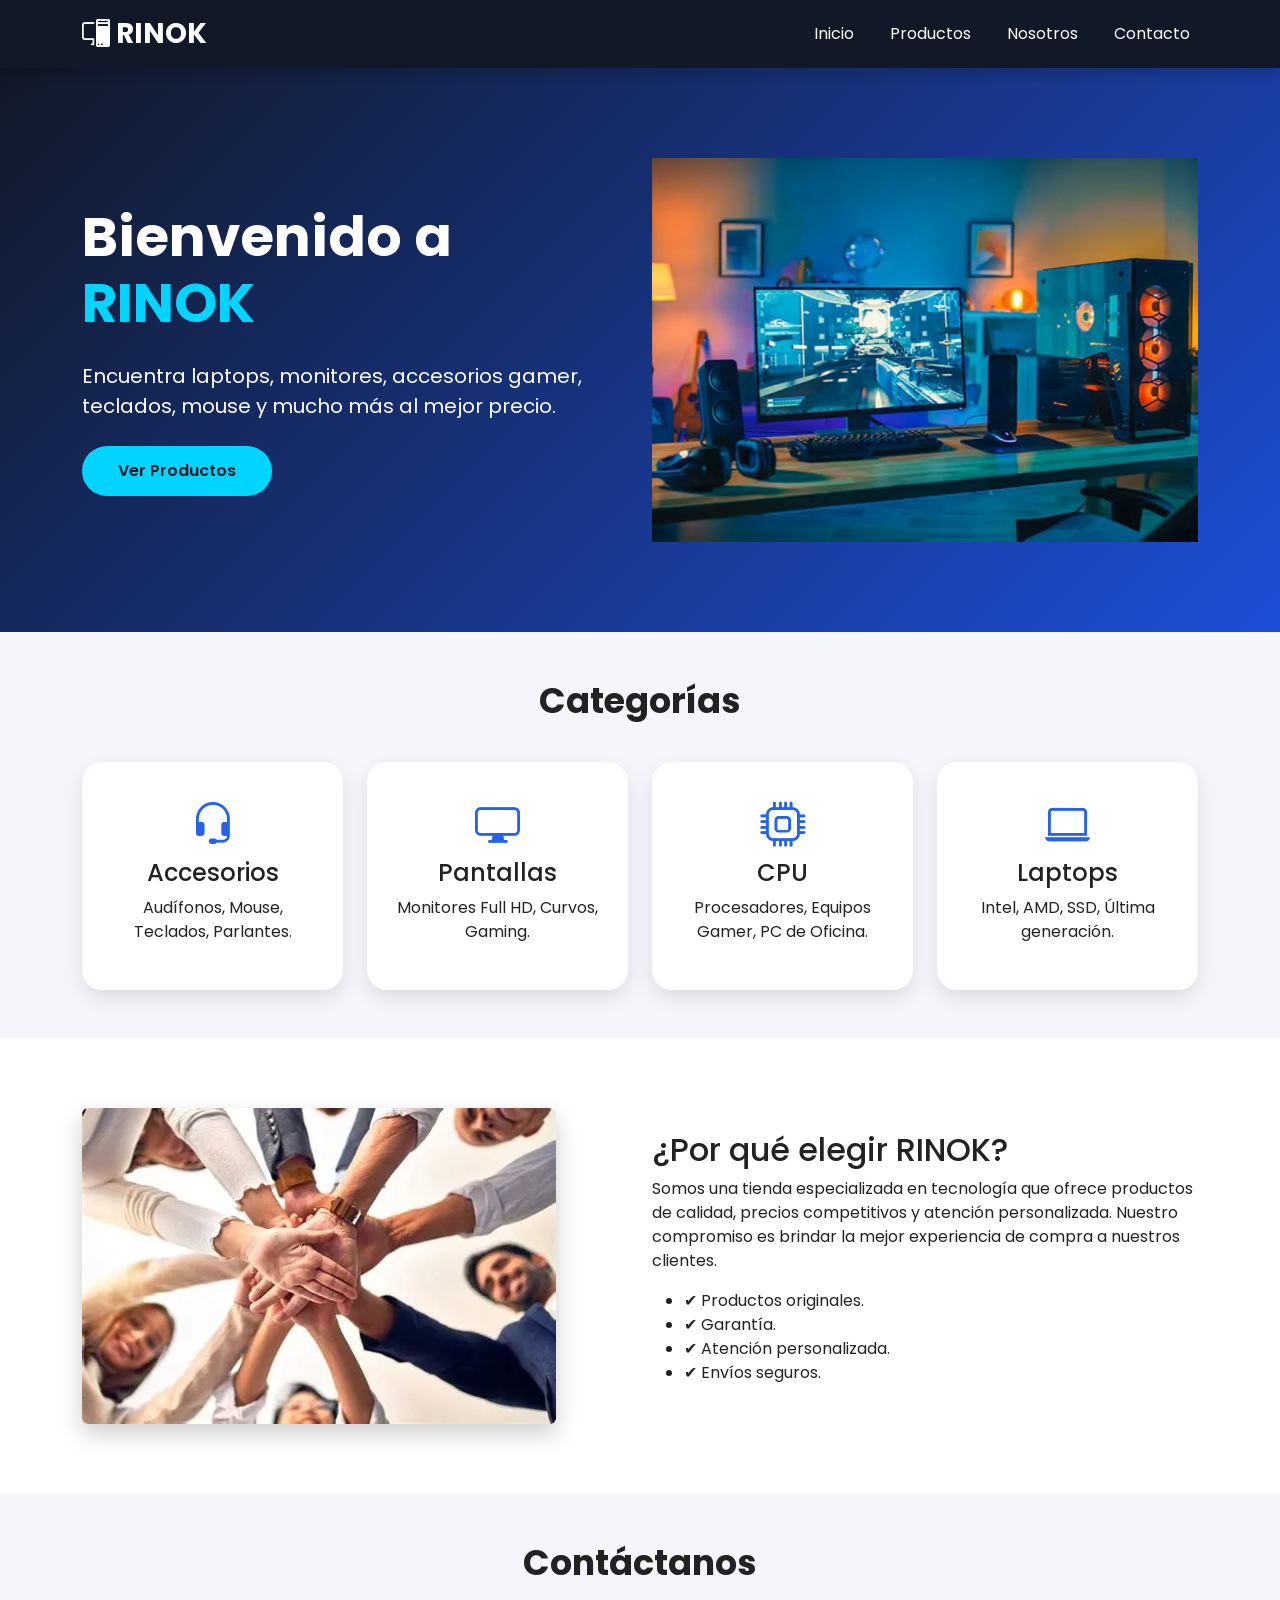
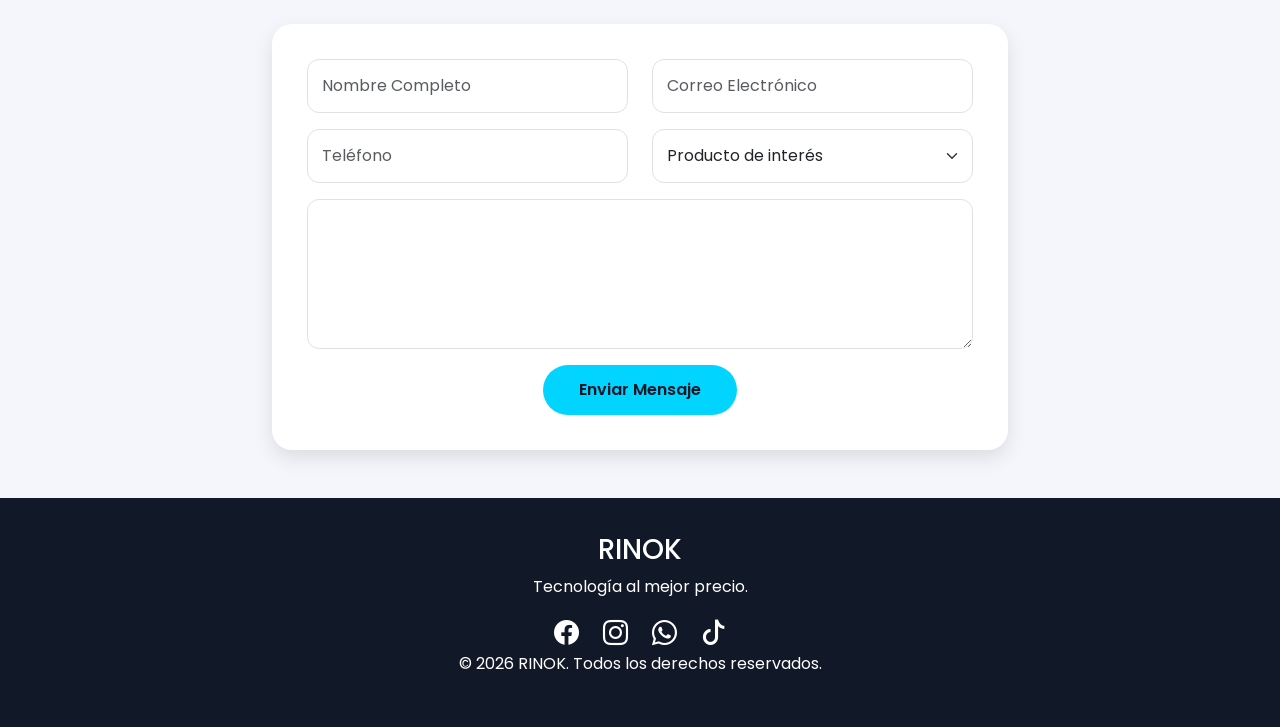
<file: index.html>
<!DOCTYPE html>
<html lang="es">

<head>
    <meta charset="UTF-8">
    <meta name="viewport" content="width=device-width, initial-scale=1.0">
    <title>RINOK | Inicio</title>

    <!-- Bootstrap -->
    <link href="https://cdn.jsdelivr.net/npm/bootstrap@5.3.3/dist/css/bootstrap.min.css" rel="stylesheet">

    <!-- Bootstrap Icons -->
    <link href="https://cdn.jsdelivr.net/npm/bootstrap-icons@1.11.3/font/bootstrap-icons.css" rel="stylesheet">

    <!-- Google Fonts -->
    <link href="https://fonts.googleapis.com/css2?family=Poppins:wght@300;400;500;600;700&display=swap"
        rel="stylesheet">

    <link rel="stylesheet" href="style.css">
</head>

<body>

    <!--==================== NAVBAR ====================-->

    <nav class="navbar navbar-expand-lg navbar-dark menu">
        <div class="container">

            <a class="navbar-brand fw-bold" href="#">
                <i class="bi bi-pc-display"></i> RINOK
            </a>

            <button class="navbar-toggler" data-bs-toggle="collapse" data-bs-target="#menu">

                <span class="navbar-toggler-icon"></span>

            </button>

            <div class="collapse navbar-collapse" id="menu">

                <ul class="navbar-nav ms-auto">

                    <li class="nav-item">
                        <a class="nav-link active" href="index.html">
                            Inicio
                        </a>
                    </li>

                    <li class="nav-item">
                        <a class="nav-link" href="productos.html">
                            Productos
                        </a>
                    </li>

                    <li class="nav-item">
                        <a class="nav-link" href="#nosotros">
                            Nosotros
                        </a>
                    </li>

                    <li class="nav-item">
                        <a class="nav-link" href="#contacto">
                            Contacto
                        </a>
                    </li>

                </ul>

            </div>

        </div>
    </nav>

    <!--==================== HERO ====================-->

    <section class="hero">

        <div class="container">

            <div class="row align-items-center">

                <div class="col-lg-6">

                    <h1>

                        Bienvenido a
                        <span>RINOK</span>

                    </h1>

                    <p>

                        Encuentra laptops, monitores, accesorios gamer,
                        teclados, mouse y mucho más al mejor precio.

                    </p>

                    <a href="productos.html" class="btn btn-principal">

                        Ver Productos

                    </a>

                </div>

                <div class="col-lg-6 text-center">

                    <img src="./imagenes/9-1 (1).webp" class="img-fluid hero-img" alt="Tecnología">

                </div>

            </div>

        </div>

    </section>

    <!--==================== CATEGORÍAS ====================-->

    <section class="container py-5">

        <h2 class="titulo-seccion">

            Categorías

        </h2>

        <div class="row g-4">

            <div class="col-md-3">

                <div class="categoria">

                    <i class="bi bi-headset"></i>

                    <h4>Accesorios</h4>

                    <p>

                        Audífonos,
                        Mouse,
                        Teclados,
                        Parlantes.

                    </p>

                </div>

            </div>

            <div class="col-md-3">

                <div class="categoria">

                    <i class="bi bi-display"></i>

                    <h4>Pantallas</h4>

                    <p>

                        Monitores Full HD,
                        Curvos,
                        Gaming.

                    </p>

                </div>

            </div>

            <div class="col-md-3">

                <div class="categoria">

                    <i class="bi bi-cpu"></i>

                    <h4>CPU</h4>

                    <p>

                        Procesadores,
                        Equipos Gamer,
                        PC de Oficina.

                    </p>

                </div>

            </div>

            <div class="col-md-3">

                <div class="categoria">

                    <i class="bi bi-laptop"></i>

                    <h4>Laptops</h4>

                    <p>

                        Intel,
                        AMD,
                        SSD,
                        Última generación.

                    </p>

                </div>

            </div>

        </div>

    </section>

    <!--==================== NOSOTROS ====================-->

    <section class="nosotros" id="nosotros">

        <div class="container">

            <div class="row align-items-center">

                <div class="col-lg-6">

                    <img src="./imagenes/OIP.webp" class="img-fluid rounded sombra" alt="Seccion Nosotros">

                </div>

                <div class="col-lg-6">

                    <h2>

                        ¿Por qué elegir RINOK?

                    </h2>

                    <p>

                        Somos una tienda especializada en tecnología que ofrece productos de calidad, precios
                        competitivos y atención personalizada.

                        Nuestro compromiso es brindar la mejor experiencia de compra a nuestros clientes.

                    </p>

                    <ul>

                        <li>✔ Productos originales.</li>

                        <li>✔ Garantía.</li>

                        <li>✔ Atención personalizada.</li>

                        <li>✔ Envíos seguros.</li>

                    </ul>

                </div>

            </div>

        </div>

    </section>

    <!--==================== FORMULARIO ====================-->

    <section class="container py-5" id="contacto">

        <h2 class="titulo-seccion">

            Contáctanos

        </h2>

        <div class="row justify-content-center">

            <div class="col-lg-8">

                <form id="formulario">

                    <div class="row">

                        <div class="col-md-6 mb-3">

                            <input type="text" class="form-control" placeholder="Nombre Completo" required>

                        </div>

                        <div class="col-md-6 mb-3">

                            <input type="email" class="form-control" placeholder="Correo Electrónico" required>

                        </div>

                    </div>

                    <div class="row">

                        <div class="col-md-6 mb-3">

                            <input type="tel" class="form-control" placeholder="Teléfono">

                        </div>

                        <div class="col-md-6 mb-3">

                            <select class="form-select">

                                <option>

                                    Producto de interés

                                </option>

                                <option>

                                    Laptops

                                </option>

                                <option>

                                    CPU

                                </option>

                                <option>

                                    Monitores

                                </option>

                                <option>

                                    Accesorios

                                </option>

                            </select>

                        </div>

                    </div>

                    <textarea class="form-control mb-3" rows="5" placeholder="Escribe tu mensaje..." required>

</textarea>

                    <div class="text-center">

                        <button class="btn btn-principal">

                            Enviar Mensaje

                        </button>

                    </div>

                </form>

            </div>

        </div>

    </section>

    <!--==================== FOOTER ====================-->

    <footer>

        <div class="container">

            <h3>

                RINOK

            </h3>

            <p>

                Tecnología al mejor precio.

            </p>

            <div class="redes">

                <i class="bi bi-facebook"></i>

                <i class="bi bi-instagram"></i>

                <i class="bi bi-whatsapp"></i>

                <i class="bi bi-tiktok"></i>

            </div>

            <p>

                © 2026 RINOK.

                Todos los derechos reservados.

            </p>

        </div>

    </footer>

    <script src="https://cdn.jsdelivr.net/npm/bootstrap@5.3.3/dist/js/bootstrap.bundle.min.js"></script>

    <script src="script.js"></script>

</body>

</html>
</file>
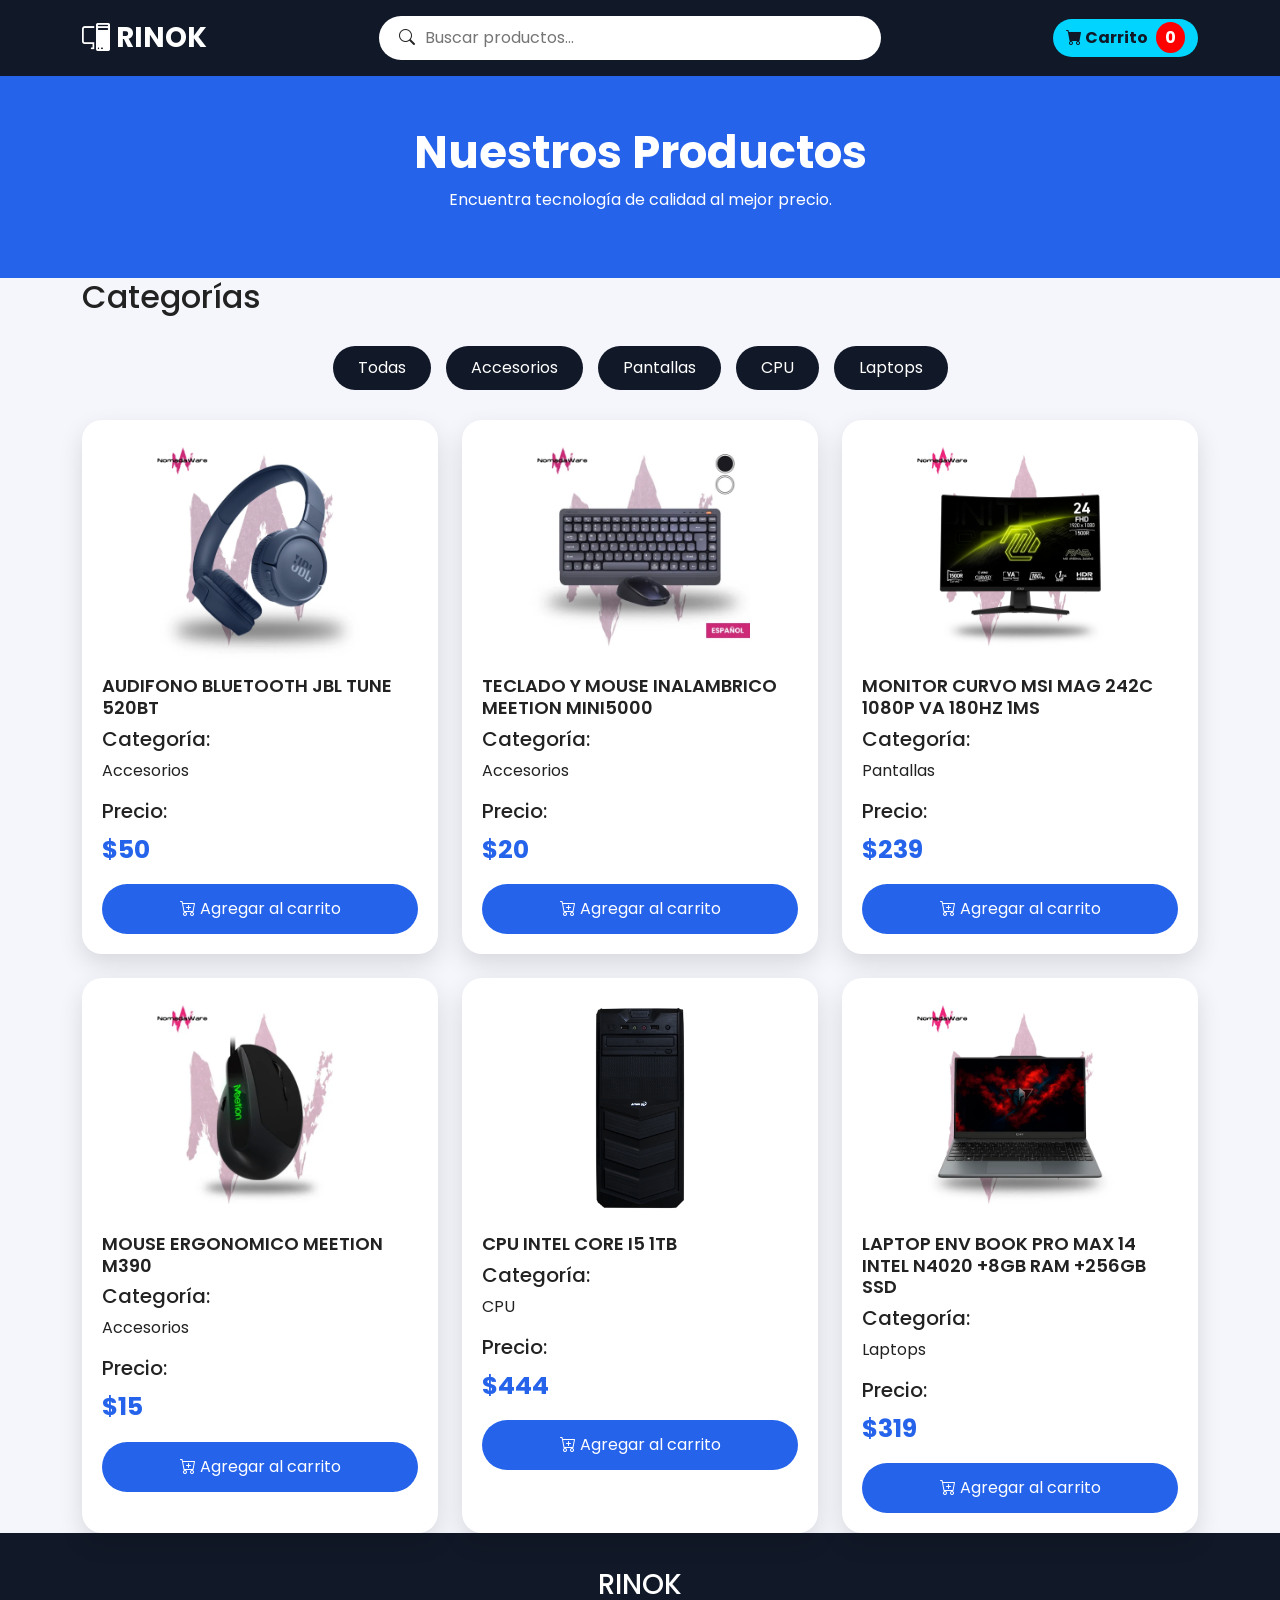
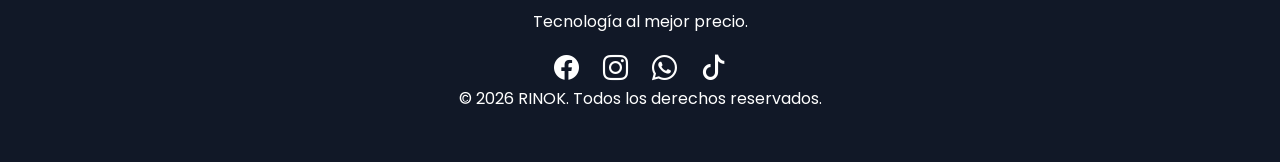
<file: productos.html>
<!DOCTYPE html>
<html lang="es">

<head>

    <meta charset="UTF-8">
    <meta name="viewport" content="width=device-width, initial-scale=1.0">

    <title>RINOK | Productos</title>


    <!-- Bootstrap -->
    <link href="https://cdn.jsdelivr.net/npm/bootstrap@5.3.3/dist/css/bootstrap.min.css" rel="stylesheet">


    <!-- Iconos -->
    <link href="https://cdn.jsdelivr.net/npm/bootstrap-icons@1.11.3/font/bootstrap-icons.css" rel="stylesheet">


    <!-- Fuente -->
    <link href="https://fonts.googleapis.com/css2?family=Poppins:wght@300;400;500;600;700&display=swap"
        rel="stylesheet">


    <link rel="stylesheet" href="style.css">

</head>


<body>


    <!-- ================= HEADER ================= -->

    <header class="header-productos">

        <div class="container">

            <div class="d-flex justify-content-between align-items-center py-3">


                <a href="index.html" class="logo">

                    <i class="bi bi-pc-display"></i>

                    RINOK

                </a>



                <div class="busqueda">

                    <i class="bi bi-search"></i>

                    <input type="text" id="input-buscar" placeholder="Buscar productos..." onkeyup="buscarProductos()">

                </div>



                <button class="btn carrito-btn" data-bs-toggle="offcanvas" data-bs-target="#cartPanel">


                    <i class="bi bi-cart-fill"></i>

                    Carrito

                    <span id="contador">

                        0

                    </span>


                </button>


            </div>

        </div>

    </header>





    <!-- ================= TITULO ================= -->


    <section class="titulo-productos">

        <div class="container">

            <h1>

                Nuestros Productos

            </h1>


            <p>

                Encuentra tecnología de calidad al mejor precio.

            </p>


        </div>

    </section>






    <!-- ================= CATEGORIAS ================= -->


    <section class="container categorias">


        <h2>

            Categorías

        </h2>


        <div class="botones-categoria">


            <button onclick="filtrarCategoria('todas')">

                Todas

            </button>


            <button onclick="filtrarCategoria('accesorios')">

                Accesorios

            </button>



            <button onclick="filtrarCategoria('pantallas')">

                Pantallas

            </button>



            <button onclick="filtrarCategoria('cpu')">

                CPU

            </button>



            <button onclick="filtrarCategoria('laptops')">

                Laptops

            </button>


        </div>


    </section>






    <!-- ================= PRODUCTOS ================= -->


    <section class="container">


        <div class="row g-4 productos-container">



            <!-- PRODUCTO 1 -->


            <div class="col-md-4 producto accesorios">


                <div class="card-producto">


                    <img src="./imagenes/NomadaWare_audifono_jbl_tune_520bt_azul-1000x1000.webp" alt="Audifonos JBL">



                    <h3>

                        AUDIFONO BLUETOOTH JBL TUNE 520BT

                    </h3>


                    <h5>

                        Categoría:

                    </h5>


                    <p>

                        Accesorios

                    </p>


                    <h5>

                        Precio:

                    </h5>


                    <p class="precio">

                        $50

                    </p>



                    <button class="btn agregar-btn" onclick="agregarAlCarrito(1)">

                        <i class="bi bi-cart-plus"></i>

                        Agregar al carrito

                    </button>



                </div>


            </div>






            <!-- PRODUCTO 2 -->


            <div class="col-md-4 producto accesorios">


                <div class="card-producto">


                    <img src="./imagenes/NomadaWare_Teclado_inalambrico_meetion_mini5000-500x500.webp" alt="Teclado">


                    <h3>

                        TECLADO Y MOUSE INALAMBRICO MEETION MINI5000

                    </h3>


                    <h5>

                        Categoría:

                    </h5>


                    <p>

                        Accesorios

                    </p>


                    <h5>

                        Precio:

                    </h5>


                    <p class="precio">

                        $20

                    </p>



                    <button class="btn agregar-btn" onclick="agregarAlCarrito(2)">


                        <i class="bi bi-cart-plus"></i>

                        Agregar al carrito


                    </button>



                </div>


            </div>






            <!-- PRODUCTO 3 -->


            <div class="col-md-4 producto pantallas">


                <div class="card-producto">


                    <img src="./imagenes/NomadaWare_monitor_MSI_MAG_242C.webp" alt="Monitor MSI">


                    <h3>

                        MONITOR CURVO MSI MAG 242C 1080P VA 180HZ 1MS

                    </h3>


                    <h5>

                        Categoría:

                    </h5>


                    <p>

                        Pantallas

                    </p>


                    <h5>

                        Precio:

                    </h5>


                    <p class="precio">

                        $239

                    </p>



                    <button class="btn agregar-btn" onclick="agregarAlCarrito(3)">


                        <i class="bi bi-cart-plus"></i>

                        Agregar al carrito


                    </button>


                </div>


            </div>





            <!-- PRODUCTO 4 -->


            <div class="col-md-4 producto accesorios">


                <div class="card-producto">


                    <img src="./imagenes/NomadaWare_mouse_meetion_m390-500x500.webp" alt="Mouse">


                    <h3>

                        MOUSE ERGONOMICO MEETION M390

                    </h3>


                    <h5>

                        Categoría:

                    </h5>


                    <p>

                        Accesorios

                    </p>


                    <h5>

                        Precio:

                    </h5>


                    <p class="precio">

                        $15

                    </p>



                    <button class="btn agregar-btn" onclick="agregarAlCarrito(4)">


                        <i class="bi bi-cart-plus"></i>

                        Agregar al carrito


                    </button>



                </div>


            </div>
            <!-- PRODUCTO 5 -->

            <div class="col-md-4 producto cpu">

                <div class="card-producto">


                    <img src="./imagenes/img_2565d0png" alt="CPU Intel">


                    <h3>

                        CPU INTEL CORE I5 1TB

                    </h3>


                    <h5>

                        Categoría:

                    </h5>


                    <p>

                        CPU

                    </p>


                    <h5>

                        Precio:

                    </h5>


                    <p class="precio">

                        $444

                    </p>



                    <button class="btn agregar-btn" onclick="agregarAlCarrito(5)">


                        <i class="bi bi-cart-plus"></i>

                        Agregar al carrito


                    </button>



                </div>

            </div>





            <!-- PRODUCTO 6 -->


            <div class="col-md-4 producto laptops">


                <div class="card-producto">


                    <img src="./imagenes/NomadaWare_laptop_env_book_pro_max_14.webp" alt="Laptop">


                    <h3>

                        LAPTOP ENV BOOK PRO MAX 14 INTEL N4020 +8GB RAM +256GB SSD

                    </h3>


                    <h5>

                        Categoría:

                    </h5>


                    <p>

                        Laptops

                    </p>


                    <h5>

                        Precio:

                    </h5>


                    <p class="precio">

                        $319

                    </p>



                    <button class="btn agregar-btn" onclick="agregarAlCarrito(6)">


                        <i class="bi bi-cart-plus"></i>

                        Agregar al carrito


                    </button>



                </div>

            </div>



        </div>

    </section>





    <!-- ================= CARRITO ================= -->


    <div class="offcanvas offcanvas-end" tabindex="-1" id="cartPanel">


        <div class="offcanvas-header">


            <h5 class="offcanvas-title">

                <i class="bi bi-cart-fill"></i>

                Mi carrito

            </h5>



            <button type="button" class="btn-close" data-bs-dismiss="offcanvas">

            </button>


        </div>





        <div class="offcanvas-body d-flex flex-column">



            <div id="carritoProductos" class="flex-grow-1">


            </div>





            <p id="carritoVacio" class="text-center">


                <i class="bi bi-cart-x fs-1"></i>

                <br>

                Tu carrito está vacío.


            </p>






            <div id="resumenCarrito">


                <hr>


                <div class="d-flex justify-content-between">


                    <span>

                        Subtotal:

                    </span>


                    <strong id="subtotal">

                        $0

                    </strong>


                </div>





                <div class="d-flex justify-content-between mt-2">


                    <span>

                        Total:

                    </span>


                    <strong id="total">

                        $0

                    </strong>


                </div>





                <button class="btn btn-success w-100 mt-3" id="comprarBtn">


                    Finalizar compra


                </button>





                <button class="btn btn-outline-danger w-100 mt-2" onclick="vaciarCarrito()">



                    Vaciar carrito


                </button>



            </div>


        </div>


    </div>






    <!-- ================= MENSAJE ================= -->


    <div class="toast-container position-fixed bottom-0 end-0 p-3">


        <div id="mensajeToast" class="toast">


            <div class="toast-body">


                Producto agregado al carrito ✔


            </div>


        </div>


    </div>






    <!-- ================= SCRIPTS ================= -->


    <script src="https://cdn.jsdelivr.net/npm/bootstrap@5.3.3/dist/js/bootstrap.bundle.min.js"></script>


    <script src="script.js"></script>



</body>

<footer>

        <div class="container">

            <h3>

                RINOK

            </h3>

            <p>

                Tecnología al mejor precio.

            </p>

            <div class="redes">

                <i class="bi bi-facebook"></i>

                <i class="bi bi-instagram"></i>

                <i class="bi bi-whatsapp"></i>

                <i class="bi bi-tiktok"></i>

            </div>

            <p>

                © 2026 RINOK.

                Todos los derechos reservados.

            </p>

        </div>

    </footer>

</html>
</file>
<file: style.css>
/* ==============================
   CONFIGURACIÓN GENERAL
================================= */


*{
    margin:0;
    padding:0;
    box-sizing:border-box;
}


body{

    font-family:'Poppins', sans-serif;
    background:#f4f6fb;
    color:#222;

}


a{

    text-decoration:none;

}


/* ==============================
   NAVBAR / HEADER
================================= */


.menu,
.header-productos{

    background:#111827;
    box-shadow:0 5px 15px rgba(0,0,0,.2);

}


.navbar-brand,
.logo{

    color:white;
    font-size:28px;
    font-weight:700;

}


.logo:hover,
.navbar-brand:hover{

    color:#00d4ff;

}


.nav-link{

    color:white !important;
    margin-left:20px;
    transition:.3s;

}


.nav-link:hover{

    color:#00d4ff !important;

}



/* ==============================
   HERO INICIO
================================= */


.hero{

    background:
    linear-gradient(
    135deg,
    #111827,
    #1d4ed8
    );

    color:white;
    padding:90px 0;

}



.hero h1{

    font-size:55px;
    font-weight:700;

}



.hero h1 span{

    color:#00d4ff;

}


.hero p{

    font-size:20px;
    margin:25px 0;

}



.hero-img{

    max-height:400px;

}




.btn-principal{

    background:#00d4ff;
    color:#111827;
    padding:12px 35px;
    border-radius:30px;
    font-weight:600;
    transition:.3s;

}


.btn-principal:hover{

    background:white;
    transform:scale(1.05);

}




/* ==============================
   CATEGORIAS INICIO
================================= */


.titulo-seccion{

    text-align:center;
    font-size:35px;
    font-weight:700;
    margin-bottom:40px;

}



.categoria{

    background:white;
    padding:30px;
    border-radius:20px;
    text-align:center;
    box-shadow:0 8px 20px rgba(0,0,0,.1);
    transition:.3s;

}



.categoria:hover{

    transform:translateY(-10px);

}



.categoria i{

    font-size:45px;
    color:#2563eb;

}




/* ==============================
   NOSOTROS
================================= */


.nosotros{

    background:white;
    padding:70px 0;

}


.sombra{

    box-shadow:0 10px 25px rgba(0,0,0,.2);

}




/* ==============================
   FORMULARIO
================================= */


form{

    background:white;
    padding:35px;
    border-radius:20px;
    box-shadow:0 8px 20px rgba(0,0,0,.1);

}



.form-control,
.form-select{

    padding:14px;
    border-radius:12px;

}





/* ==============================
   FOOTER
================================= */


footer{

    background:#111827;
    color:white;
    text-align:center;
    padding:35px 0;

}



.redes i{

    font-size:25px;
    margin:10px;
    cursor:pointer;

}




/* ==============================
   PAGINA PRODUCTOS
================================= */


.titulo-productos{

    background:#2563eb;
    color:white;
    padding:50px 0;
    text-align:center;

}


.titulo-productos h1{

    font-size:45px;
    font-weight:700;

}




/* BUSCADOR */


.busqueda{

    background:white;
    display:flex;
    align-items:center;
    padding:10px 20px;
    border-radius:30px;
    width:45%;

}



.busqueda input{

    border:none;
    outline:none;
    width:100%;
    margin-left:10px;

}




/* CARRITO BOTON */


.carrito-btn{

    background:#00d4ff;
    color:#111827;
    border-radius:30px;
    font-weight:bold;

}



#contador{

    background:red;
    color:white;
    padding:4px 9px;
    border-radius:50%;
    margin-left:5px;

}




/* CATEGORIAS PRODUCTOS */


.botones-categoria{

    display:flex;
    justify-content:center;
    gap:15px;
    flex-wrap:wrap;
    margin:30px 0;

}



.botones-categoria button{

    border:none;
    padding:10px 25px;
    border-radius:30px;
    background:#111827;
    color:white;
    transition:.3s;

}


.botones-categoria button:hover{

    background:#2563eb;

}





/* TARJETAS PRODUCTOS */


.card-producto{

    background:white;
    border-radius:20px;
    padding:20px;
    height:100%;
    box-shadow:0 10px 25px rgba(0,0,0,.12);
    transition:.3s;

}



.card-producto:hover{

    transform:translateY(-10px);

}



.card-producto img{

    width:100%;
    height:220px;
    object-fit:contain;

}



.card-producto h3{

    font-size:18px;
    margin-top:15px;
    font-weight:600;

}



.precio{

    font-size:25px;
    font-weight:bold;
    color:#2563eb;

}



.agregar-btn{

    background:#2563eb;
    color:white;
    width:100%;
    border-radius:25px;
    padding:12px;

}



.agregar-btn:hover{

    background:#111827;
    color:white;

}





/* ==============================
   CARRITO
================================= */


.item-carrito{

    background:#f8fafc;
    padding:15px;
    border-radius:15px;
    margin-bottom:10px;

}



.item-carrito button{

    margin:3px;

}



#resumenCarrito{

    margin-top:auto;

}




/* TOAST */


.toast{

    background:#111827;
    color:white;

}



/* ==============================
   RESPONSIVE
================================= */


@media(max-width:768px){


.hero h1{

    font-size:35px;

}



.busqueda{

    width:100%;

}



.header-productos .d-flex{

    flex-direction:column;

}



.card-producto img{

    height:180px;

}


}
</file>
